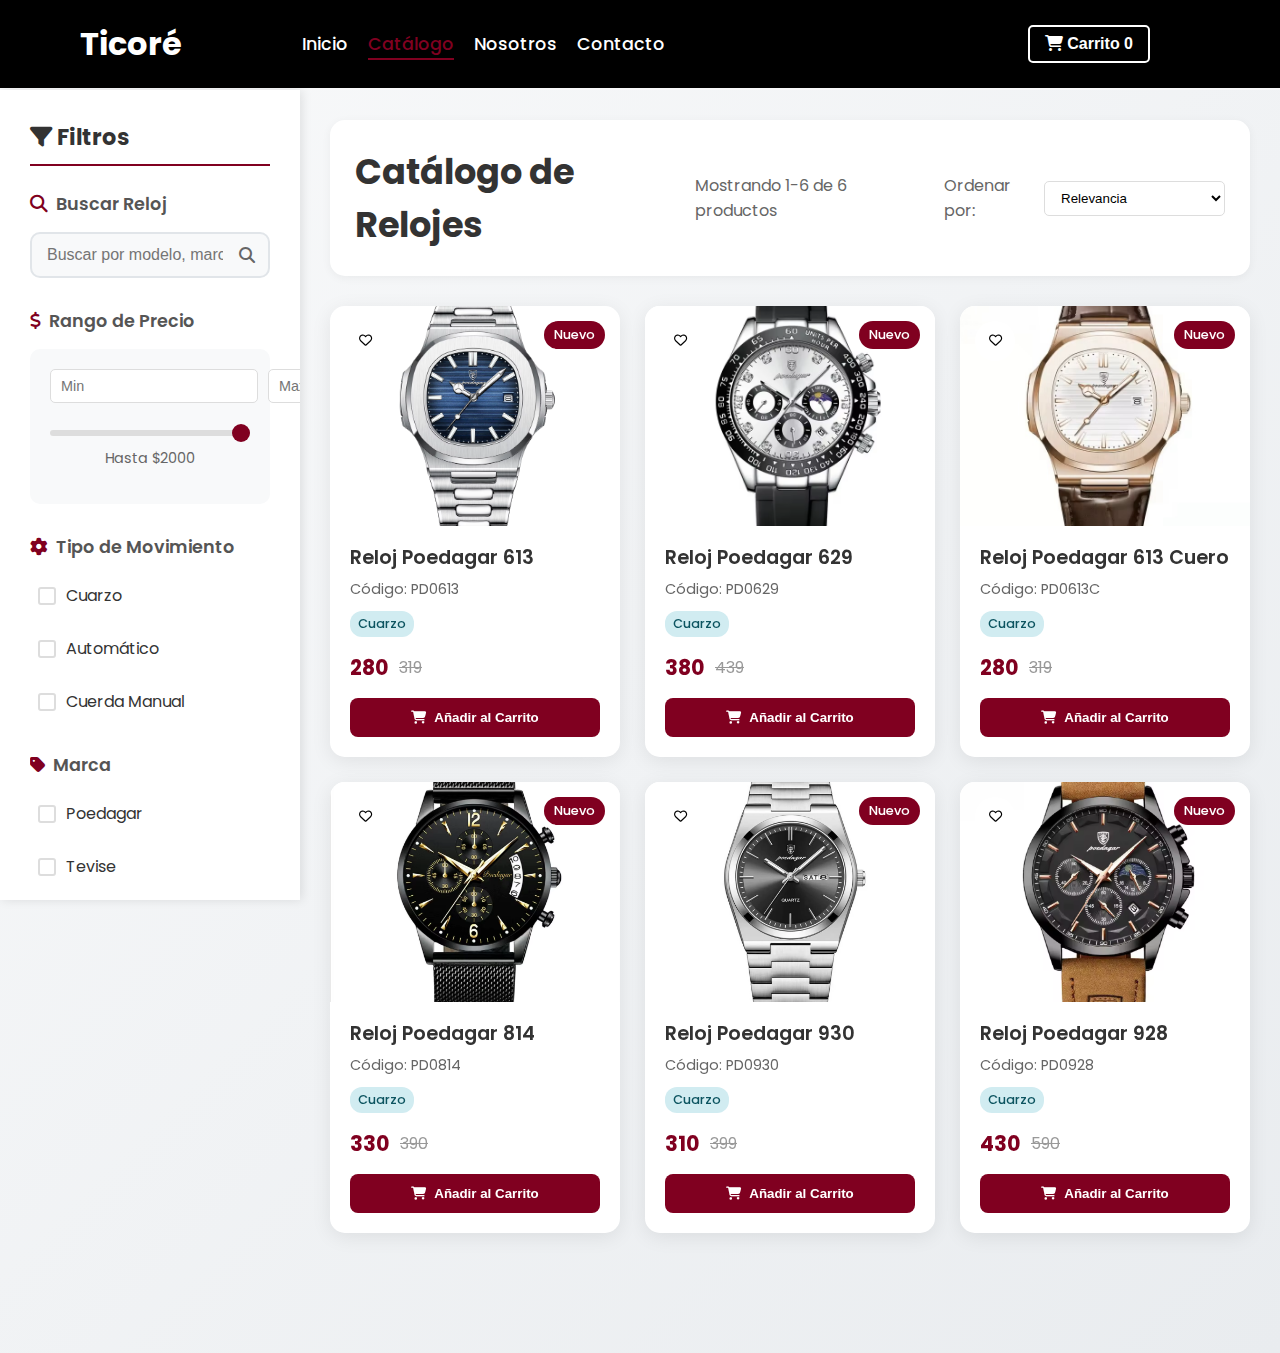
<file: index.html>
<!DOCTYPE html>
<html lang="es">
<head>
  <meta charset="UTF-8" />
  <meta name="viewport" content="width=device-width, initial-scale=1" />
  <title>Ticoré - Catálogo</title>

  <!-- Fuente Poppins -->
  <link href="https://fonts.googleapis.com/css2?family=Poppins:wght@300;400;500;600;700&display=swap" rel="stylesheet" />
  
  <!-- Font Awesome para iconos -->
  <link rel="stylesheet" href="https://cdnjs.cloudflare.com/ajax/libs/font-awesome/6.4.0/css/all.min.css" />

  <style>
    /* General Reset */
    * {
      margin: 0;
      padding: 0;
      box-sizing: border-box;
    }

    body, html {
      font-family: 'Poppins', sans-serif;
      background-color: #f8f9fa;
      color: #333;
    }

    /* Navbar Styles - Heredado del index */
    .navbar {
      position: fixed;
      top: 0;
      left: 0;
      width: 100%;
      display: flex;
      justify-content: space-between;
      align-items: center;
      padding: 20px 30px;
      background-color: black;
      color: white;
      z-index: 1000;
      transition: transform 0.3s ease, opacity 0.3s ease;
      box-sizing: border-box;
    }

    .navbar.hidden {
      transform: translateY(-100%);
      opacity: 0;
      pointer-events: none;
    }

    .left-nav {
      display: flex;
      align-items: center;
    }

    .logo {
      font-size: 2em;
      font-weight: bold;
      color: white;
      margin-left: 50px;
      margin-right: 40px;
      cursor: pointer;
    }

    .nav-links {
      list-style: none;
      display: flex;
      margin: 0;
      padding: 0;
      margin-left: 70px;
    }

    .nav-links li {
      margin: 0 10px;
    }

    .nav-links a {
      position: relative;
      text-decoration: none;
      color: white;
      font-weight: 500;
      font-size: 1.1em;
      transition: color 0.3s ease;
    }

    .nav-links a::after {
      content: "";
      position: absolute;
      width: 0%;
      height: 2px;
      bottom: -4px;
      left: 0;
      background-color: #800020;
      transition: width 0.3s ease;
    }

    .nav-links a:hover {
      color: #001f3f;
    }

    .nav-links a:hover::after {
      width: 100%;
    }

    .nav-links a.active {
      color: #800020;
    }

    .nav-links a.active::after {
      width: 100%;
    }

    .right-nav button {
      background: none;
      border: 2px solid white;
      color: white;
      font-weight: 600;
      font-size: 1em;
      padding: 8px 15px;
      margin-left: -100px;
      margin-right: 100px;
      cursor: pointer;
      border-radius: 5px;
      transition: all 0.3s ease;
      position: relative;
      overflow: hidden;
    }

    .right-nav button:hover {
      background-color: #800020;
      border-color: #800020;
      color: white;
    }

    /* Main Content */
    .catalog-container {
      margin-top: 90px;
      min-height: 100vh;
      display: flex;
      background: linear-gradient(135deg, #f8f9fa 0%, #e9ecef 100%);
    }

    /* Sidebar con filtros */
    .sidebar {
      width: 300px;
      background: white;
      padding: 30px;
      box-shadow: 2px 0 10px rgba(0,0,0,0.1);
      position: sticky;
      top: 90px;
      height: fit-content;
      max-height: calc(100vh - 90px);
      overflow-y: auto;
    }

    .sidebar h3 {
      font-weight: 700;
      font-size: 1.4rem;
      color: #333;
      margin-bottom: 25px;
      padding-bottom: 10px;
      border-bottom: 2px solid #800020;
    }

    /* Barra de búsqueda principal */
    .search-section {
      margin-bottom: 30px;
    }

    .search-box {
      position: relative;
      width: 100%;
    }

    .search-box input {
      width: 100%;
      padding: 12px 45px 12px 15px;
      border: 2px solid #e1e5e9;
      border-radius: 10px;
      font-size: 1rem;
      transition: all 0.3s ease;
      background: #f8f9fa;
    }

    .search-box input:focus {
      outline: none;
      border-color: #800020;
      background: white;
      box-shadow: 0 0 0 3px rgba(128, 0, 32, 0.1);
    }

    .search-box i {
      position: absolute;
      right: 15px;
      top: 50%;
      transform: translateY(-50%);
      color: #666;
    }

    /* Sección de filtros */
    .filter-section {
      margin-bottom: 30px;
    }

    .filter-title {
      font-weight: 600;
      font-size: 1.1rem;
      color: #555;
      margin-bottom: 15px;
      display: flex;
      align-items: center;
      gap: 8px;
    }

    .filter-title i {
      color: #800020;
    }

    /* Filtro de precio */
    .price-filter {
      background: #f8f9fa;
      padding: 20px;
      border-radius: 10px;
      margin-bottom: 15px;
    }

    .price-range {
      display: flex;
      gap: 10px;
      margin-bottom: 15px;
    }

    .price-input {
      flex: 1;
      padding: 8px 10px;
      border: 1px solid #ddd;
      border-radius: 5px;
      font-size: 0.9rem;
    }

    .price-slider {
      margin: 15px 0;
    }

    .price-slider input[type="range"] {
      width: 100%;
      height: 6px;
      border-radius: 3px;
      background: #ddd;
      outline: none;
      -webkit-appearance: none;
    }

    .price-slider input[type="range"]::-webkit-slider-thumb {
      appearance: none;
      width: 18px;
      height: 18px;
      border-radius: 50%;
      background: #800020;
      cursor: pointer;
    }

    /* Checkboxes personalizados */
    .filter-options {
      display: flex;
      flex-direction: column;
      gap: 12px;
    }

    .filter-option {
      display: flex;
      align-items: center;
      gap: 10px;
      cursor: pointer;
      padding: 8px;
      border-radius: 5px;
      transition: background 0.2s ease;
    }

    .filter-option:hover {
      background: #f1f3f4;
    }

    .filter-option input[type="checkbox"] {
      position: absolute;
      opacity: 0;
    }

    .checkmark {
      width: 18px;
      height: 18px;
      border: 2px solid #ddd;
      border-radius: 3px;
      position: relative;
      transition: all 0.2s ease;
    }

    .filter-option input:checked + .checkmark {
      background: #800020;
      border-color: #800020;
    }

    .checkmark::after {
      content: '';
      position: absolute;
      display: none;
      left: 5px;
      top: 2px;
      width: 4px;
      height: 8px;
      border: solid white;
      border-width: 0 2px 2px 0;
      transform: rotate(45deg);
    }

    .filter-option input:checked + .checkmark::after {
      display: block;
    }

    /* Botones de filtro */
    .filter-buttons {
      display: flex;
      gap: 10px;
      margin-top: 25px;
    }

    .btn-clear, .btn-apply {
      padding: 10px 20px;
      border: none;
      border-radius: 5px;
      cursor: pointer;
      font-weight: 500;
      transition: all 0.3s ease;
      flex: 1;
    }

    .btn-clear {
      background: #6c757d;
      color: white;
    }

    .btn-clear:hover {
      background: #5a6268;
    }

    .btn-apply {
      background: #800020;
      color: white;
    }

    .btn-apply:hover {
      background: #a00028;
    }

    /* Área de productos */
    .products-area {
      flex: 1;
      padding: 30px;
    }

    /* Header del catálogo */
    .catalog-header {
      display: flex;
      justify-content: space-between;
      align-items: center;
      margin-bottom: 30px;
      background: white;
      padding: 25px;
      border-radius: 15px;
      box-shadow: 0 2px 10px rgba(0,0,0,0.05);
    }

    .catalog-title {
      font-weight: 700;
      font-size: 2.2rem;
      color: #333;
      margin: 0;
    }

    .results-info {
      display: flex;
      align-items: center;
      gap: 20px;
      color: #666;
    }

    .sort-section {
      display: flex;
      align-items: center;
      gap: 10px;
    }

    .sort-select {
      padding: 8px 12px;
      border: 1px solid #ddd;
      border-radius: 5px;
      background: white;
      cursor: pointer;
    }

    /* Grid de productos */
    .products-grid {
      display: grid;
      grid-template-columns: repeat(auto-fill, minmax(280px, 1fr));
      gap: 25px;
      margin-bottom: 50px;
    }

    .product-card {
      background: white;
      border-radius: 15px;
      overflow: hidden;
      box-shadow: 0 4px 20px rgba(0,0,0,0.08);
      transition: all 0.3s cubic-bezier(0.25, 0.46, 0.45, 0.94);
      cursor: pointer;
      position: relative;
    }

    .product-card:hover {
      transform: translateY(-8px);
      box-shadow: 0 15px 40px rgba(0,0,0,0.15);
    }

    .product-image {
      position: relative;
      height: 220px;
      overflow: hidden;
    }

    .product-image img {
      width: 100%;
      height: 100%;
      object-fit: cover;
      transition: transform 0.3s ease;
    }

    .product-card:hover .product-image img {
      transform: scale(1.1);
    }

    .product-badge {
      position: absolute;
      top: 15px;
      right: 15px;
      background: #800020;
      color: white;
      padding: 5px 10px;
      border-radius: 15px;
      font-size: 0.8rem;
      font-weight: 500;
    }

    .favorite-btn {
      position: absolute;
      top: 15px;
      left: 15px;
      background: rgba(255,255,255,0.9);
      border: none;
      border-radius: 50%;
      width: 40px;
      height: 40px;
      cursor: pointer;
      transition: all 0.2s ease;
      display: flex;
      align-items: center;
      justify-content: center;
    }

    .favorite-btn:hover {
      background: white;
      transform: scale(1.1);
    }

    .favorite-btn.active {
      background: #800020;
      color: white;
    }

    .product-info {
      padding: 20px;
    }

    .product-title {
      font-weight: 600;
      font-size: 1.2rem;
      color: #333;
      margin-bottom: 8px;
      line-height: 1.3;
    }

    .product-code {
      color: #666;
      font-size: 0.9rem;
      margin-bottom: 10px;
    }

    .product-type {
      display: inline-block;
      background: #e9ecef;
      color: #495057;
      padding: 4px 8px;
      border-radius: 12px;
      font-size: 0.8rem;
      font-weight: 500;
      margin-bottom: 15px;
    }

    .product-type.cuarzo {
      background: #d1ecf1;
      color: #0c5460;
    }

    .product-type.automatico {
      background: #f8d7da;
      color: #721c24;
    }

    .product-price {
      display: flex;
      align-items: center;
      gap: 10px;
      margin-bottom: 15px;
    }

    .price-current {
      font-weight: 700;
      font-size: 1.3rem;
      color: #800020;
    }

    .price-original {
      text-decoration: line-through;
      color: #999;
      font-size: 1rem;
    }

    .add-to-cart {
      width: 100%;
      padding: 12px;
      background: #800020;
      color: white;
      border: none;
      border-radius: 8px;
      font-weight: 600;
      cursor: pointer;
      transition: all 0.3s ease;
      display: flex;
      align-items: center;
      justify-content: center;
      gap: 8px;
    }

    .add-to-cart:hover {
      background: #a00028;
      transform: translateY(-2px);
    }

    /* Paginación */
    .pagination {
      display: flex;
      justify-content: center;
      align-items: center;
      gap: 10px;
      margin: 40px 0;
    }

    .pagination button {
      padding: 10px 15px;
      border: 1px solid #ddd;
      background: white;
      color: #333;
      border-radius: 5px;
      cursor: pointer;
      transition: all 0.2s ease;
    }

    .pagination button:hover:not(.disabled) {
      background: #800020;
      color: white;
      border-color: #800020;
    }

    .pagination button.active {
      background: #800020;
      color: white;
      border-color: #800020;
    }

    .pagination button.disabled {
      opacity: 0.5;
      cursor: not-allowed;
    }

    /* No results */
    .no-results {
      text-align: center;
      padding: 60px 20px;
      background: white;
      border-radius: 15px;
      box-shadow: 0 2px 10px rgba(0,0,0,0.05);
    }

    .no-results i {
      font-size: 4rem;
      color: #ddd;
      margin-bottom: 20px;
    }

    .no-results h3 {
      color: #666;
      margin-bottom: 10px;
    }

    .no-results p {
      color: #999;
    }

    /* Responsive */
    @media (max-width: 1200px) {
      .catalog-container {
        flex-direction: column;
      }
      
      .sidebar {
        width: 100%;
        position: relative;
        top: 0;
        max-height: none;
        border-bottom: 1px solid #eee;
      }
    }

    @media (max-width: 768px) {
      .catalog-header {
        flex-direction: column;
        gap: 20px;
        align-items: flex-start;
      }
      
      .results-info {
        width: 100%;
        justify-content: space-between;
      }
      
      .products-grid {
        grid-template-columns: repeat(auto-fill, minmax(250px, 1fr));
        gap: 20px;
      }
      
      .logo {
        margin-left: 20px;
        font-size: 1.6em;
      }
      
      .nav-links {
        margin-left: 15px;
      }
    }

    @media (max-width: 480px) {
      .products-area {
        padding: 15px;
      }
      
      .products-grid {
        grid-template-columns: 1fr;
      }
      
      .sidebar {
        padding: 20px;
      }
    }
  </style>
</head>
<body>

  <nav class="navbar">
    <div class="left-nav">
      <div class="logo" onclick="window.location.href='index.html'">Ticoré</div>
      <ul class="nav-links">
        <li><a href="index.html">Inicio</a></li>
        <li><a href="catalog.html" class="active">Catálogo</a></li>
        <li><a href="#">Nosotros</a></li>
        <li><a href="#">Contacto</a></li>
      </ul>
    </div>
    <div class="right-nav">
      <button class="btn-carrito">
        <i class="fas fa-shopping-cart"></i>
        Carrito <span id="cart-count">0</span>
      </button>
    </div>
  </nav>

  <div class="catalog-container">
    <!-- Sidebar con filtros -->
    <aside class="sidebar">
      <h3><i class="fas fa-filter"></i> Filtros</h3>
      
      <!-- Búsqueda específica -->
      <div class="search-section">
        <div class="filter-title">
          <i class="fas fa-search"></i>
          Buscar Reloj
        </div>
        <div class="search-box">
          <input type="text" id="product-search" placeholder="Buscar por modelo, marca..." />
          <i class="fas fa-search"></i>
        </div>
      </div>

      <!-- Filtro de precio -->
      <div class="filter-section">
        <div class="filter-title">
          <i class="fas fa-dollar-sign"></i>
          Rango de Precio
        </div>
        <div class="price-filter">
          <div class="price-range">
            <input type="number" class="price-input" id="min-price" placeholder="Min" min="0" />
            <input type="number" class="price-input" id="max-price" placeholder="Max" min="0" />
          </div>
          <div class="price-slider">
            <input type="range" id="price-range" min="0" max="2000" value="2000" />
            <div style="text-align: center; margin-top: 5px; font-size: 0.9rem; color: #666;">
              Hasta $<span id="price-display">2000</span>
            </div>
          </div>
        </div>
      </div>

      <!-- Tipo de movimiento -->
      <div class="filter-section">
        <div class="filter-title">
          <i class="fas fa-cog"></i>
          Tipo de Movimiento
        </div>
        <div class="filter-options">
          <label class="filter-option">
            <input type="checkbox" name="movement" value="cuarzo" />
            <span class="checkmark"></span>
            Cuarzo
          </label>
          <label class="filter-option">
            <input type="checkbox" name="movement" value="automatico" />
            <span class="checkmark"></span>
            Automático
          </label>
          <label class="filter-option">
            <input type="checkbox" name="movement" value="manual" />
            <span class="checkmark"></span>
            Cuerda Manual
          </label>
        </div>
      </div>

      <!-- Marca -->
      <div class="filter-section">
        <div class="filter-title">
          <i class="fas fa-tag"></i>
          Marca
        </div>
        <div class="filter-options">
          <label class="filter-option">
            <input type="checkbox" name="brand" value="poedagar" />
            <span class="checkmark"></span>
            Poedagar
          </label>
          <label class="filter-option">
            <input type="checkbox" name="brand" value="tevise" />
            <span class="checkmark"></span>
            Tevise
          </label>
          <label class="filter-option">
            <input type="checkbox" name="brand" value="forsining" />
            <span class="checkmark"></span>
            Forsining
          </label>
          <label class="filter-option">
            <input type="checkbox" name="brand" value="winner" />
            <span class="checkmark"></span>
            Winner
          </label>
        </div>
      </div>

      <!-- Material de la correa -->
      <div class="filter-section">
        <div class="filter-title">
          <i class="fas fa-link"></i>
          Material de Correa
        </div>
        <div class="filter-options">
          <label class="filter-option">
            <input type="checkbox" name="strap" value="cuero" />
            <span class="checkmark"></span>
            Cuero
          </label>
          <label class="filter-option">
            <input type="checkbox" name="strap" value="acero" />
            <span class="checkmark"></span>
            Acero Inoxidable
          </label>
          <label class="filter-option">
            <input type="checkbox" name="strap" value="silicona" />
            <span class="checkmark"></span>
            Silicona
          </label>
          <label class="filter-option">
            <input type="checkbox" name="strap" value="nylon" />
            <span class="checkmark"></span>
            Nylon
          </label>
        </div>
      </div>

      <!-- Disponibilidad -->
      <div class="filter-section">
        <div class="filter-title">
          <i class="fas fa-box"></i>
          Disponibilidad
        </div>
        <div class="filter-options">
          <label class="filter-option">
            <input type="checkbox" name="availability" value="in-stock" checked />
            <span class="checkmark"></span>
            En Stock
          </label>
          <label class="filter-option">
            <input type="checkbox" name="availability" value="pre-order" />
            <span class="checkmark"></span>
            Pre-orden
          </label>
        </div>
      </div>

      <div class="filter-buttons">
        <button class="btn-clear" onclick="clearFilters()">Limpiar</button>
        <button class="btn-apply" onclick="applyFilters()">Aplicar</button>
      </div>
    </aside>

    <!-- Área de productos -->
    <main class="products-area">
      <div class="catalog-header">
        <h1 class="catalog-title">Catálogo de Relojes</h1>
        <div class="results-info">
          <span id="results-count">Mostrando 24 de 156 productos</span>
          <div class="sort-section">
            <label>Ordenar por:</label>
            <select class="sort-select" id="sort-options">
              <option value="relevance">Relevancia</option>
              <option value="price-low">Precio: Menor a Mayor</option>
              <option value="price-high">Precio: Mayor a Menor</option>
              <option value="newest">Más Nuevos</option>
              <option value="popular">Más Populares</option>
            </select>
          </div>
        </div>
      </div>

      <div class="products-grid" id="products-grid">
        <!-- Los productos se cargarán dinámicamente -->
      </div>

      <div class="pagination" id="pagination">
        <!-- La paginación se generará dinámicamente -->
      </div>
    </main>
  </div>

  <script>
    // Base de datos simulada de productos
    const products = [
      {
        id: 1,
        title: "Reloj Poedagar 613",
        code: "PD0613",
        price: 280,
        originalPrice: 319,
        image: "images/613/vendido1.png",
        type: "cuarzo",
        brand: "poedagar",
        strap: "acero",
        inStock: true,
        isNew: true,
        description: "Elegante reloj de cuarzo con correa de acero inoxidable"
      },
      {
        id: 2,
        title: "Reloj Poedagar 629",
        code: "PD0629",
        price: 380,
        originalPrice: 439,
        image: "images/629/629blanco.avif",
        type: "cuarzo",
        brand: "poedagar",
        strap: "silicona",
        inStock: true,
        isNew: true,
        description: "Reloj de cuarzo elegante con manilla de silicona"
      },
      {
        id: 3,
        title: "Reloj Poedagar 613 Cuero",
        code: "PD0613C",
        price: 280,
        originalPrice: 319,
        image: "images/613C/613cblanco.jpg",
        type: "cuarzo",
        brand: "poedagar",
        strap: "cuero",
        inStock: true,
        isNew: true,
        description: "Diseño clásico con acabados de lujo"
      },
      {
        id: 4,
        title: "Reloj Poedagar 814",
        code: "PD0814",
        price: 330,
        originalPrice: 390,
        image: "images/814/814negro.avif",
        type: "cuarzo",
        brand: "poedagar",
        strap: "acero",
        inStock: true,
        isNew: true,
        description: "Reloj elegante con manilla de acero mallada"
      },
      {
        id: 5,
        title: "Reloj Poedagar 930",
        code: "PD0930",
        price: 310,
        originalPrice: 399,
        image: "images/930/930negro.webp",
        type: "cuarzo",
        brand: "poedagar",
        strap: "acero",
        inStock: true,
        isNew: true,
        description: "Reloj elegante con dia y fecha con manilla de acero"
      },
      {
        id: 6,
        title: "Reloj Poedagar 928",
        code: "PD0928",
        price: 430,
        originalPrice: 590,
        image: "images/928/928negro.png",
        type: "cuarzo",
        brand: "poedagar",
        strap: "cuero",
        inStock: true,
        isNew: true,
        description: "Reloj de cuarzo elegante con manilla de cuero"
      },
    ];

    

    let filteredProducts = [...products];
    let currentPage = 1;
    const productsPerPage = 12;
    let cart = [];

    // Inicializar página
    document.addEventListener('DOMContentLoaded', () => {
      initializePage();
    });

    function initializePage() {
      setupEventListeners();
      displayProducts();
      updatePagination();
      updateCartCount();
    }

    function setupEventListeners() {
      // Búsqueda
      document.getElementById('product-search').addEventListener('input', filterProducts);
      
      // Slider de precio
      const priceRange = document.getElementById('price-range');
      const priceDisplay = document.getElementById('price-display');
      
      priceRange.addEventListener('input', (e) => {
        priceDisplay.textContent = e.target.value;
      });
      
      // Inputs de precio mínimo y máximo
      document.getElementById('min-price').addEventListener('input', filterProducts);
      document.getElementById('max-price').addEventListener('input', filterProducts);
      
      // Ordenamiento
      document.getElementById('sort-options').addEventListener('change', sortProducts);
      
      // Navbar scroll effect
      let lastScrollTop = 0;
      const navbar = document.querySelector('.navbar');
      
      window.addEventListener('scroll', () => {
        const scrollTop = window.pageYOffset || document.documentElement.scrollTop;
        
        if (scrollTop > lastScrollTop && scrollTop > 100) {
          navbar.classList.add('hidden');
        } else if (scrollTop + window.innerHeight < document.body.scrollHeight) {
          navbar.classList.remove('hidden');
        }
        
        lastScrollTop = scrollTop <= 0 ? 0 : scrollTop;
      });
    }

    function filterProducts() {
      const searchTerm = document.getElementById('product-search').value.toLowerCase();
      const minPrice = parseInt(document.getElementById('min-price').value) || 0;
      const maxPrice = parseInt(document.getElementById('max-price').value) || 999999;
      const priceRange = parseInt(document.getElementById('price-range').value);
      
      // Obtener filtros seleccionados
      const selectedMovements = getSelectedValues('movement');
      const selectedBrands = getSelectedValues('brand');
      const selectedStraps = getSelectedValues('strap');
      const selectedAvailability = getSelectedValues('availability');
      
      filteredProducts = products.filter(product => {
        // Filtro de búsqueda
        const matchesSearch = product.title.toLowerCase().includes(searchTerm) ||
                            product.code.toLowerCase().includes(searchTerm) ||
                            product.brand.toLowerCase().includes(searchTerm);
        
        // Filtro de precio
        const matchesPrice = product.price >= minPrice && 
                           product.price <= maxPrice && 
                           product.price <= priceRange;
        
        // Filtros de categoría
        const matchesMovement = selectedMovements.length === 0 || selectedMovements.includes(product.type);
        const matchesBrand = selectedBrands.length === 0 || selectedBrands.includes(product.brand);
        const matchesStrap = selectedStraps.length === 0 || selectedStraps.includes(product.strap);
        
        // Filtro de disponibilidad
        const matchesAvailability = selectedAvailability.length === 0 || 
          (selectedAvailability.includes('in-stock') && product.inStock) ||
          (selectedAvailability.includes('pre-order') && !product.inStock);
        
        return matchesSearch && matchesPrice && matchesMovement && 
               matchesBrand && matchesStrap && matchesAvailability;
      });
      
      currentPage = 1;
      displayProducts();
      updatePagination();
    }

    function getSelectedValues(name) {
      return Array.from(document.querySelectorAll(`input[name="${name}"]:checked`))
                  .map(input => input.value);
    }

    function sortProducts() {
      const sortBy = document.getElementById('sort-options').value;
      
      switch(sortBy) {
        case 'price-low':
          filteredProducts.sort((a, b) => a.price - b.price);
          break;
        case 'price-high':
          filteredProducts.sort((a, b) => b.price - a.price);
          break;
        case 'newest':
          filteredProducts.sort((a, b) => b.isNew - a.isNew);
          break;
        case 'popular':
          // Simulamos popularidad por ID (productos con ID menor son más populares)
          filteredProducts.sort((a, b) => a.id - b.id);
          break;
        default: // relevance
          filteredProducts.sort((a, b) => a.id - b.id);
      }
      
      displayProducts();
    }

    function displayProducts() {
      const grid = document.getElementById('products-grid');
      const startIndex = (currentPage - 1) * productsPerPage;
      const endIndex = startIndex + productsPerPage;
      const productsToShow = filteredProducts.slice(startIndex, endIndex);
      
      if (productsToShow.length === 0) {
        grid.innerHTML = `
          <div class="no-results" style="grid-column: 1 / -1;">
            <i class="fas fa-search"></i>
            <h3>No se encontraron productos</h3>
            <p>Intenta ajustar tus filtros de búsqueda</p>
          </div>
        `;
      } else {
        grid.innerHTML = productsToShow.map(product => `
          <div class="product-card" data-id="${product.id}">
            <div class="product-image">
              <img src="${product.image}" alt="${product.title}" 
                   onerror="this.src='https://via.placeholder.com/280x220/f8f9fa/666?text=Imagen+no+disponible'" />
              ${product.isNew ? '<span class="product-badge">Nuevo</span>' : ''}
              ${!product.inStock ? '<span class="product-badge" style="background: #dc3545;">Agotado</span>' : ''}
              <button class="favorite-btn" onclick="toggleFavorite(${product.id})" title="Añadir a favoritos">
                <i class="far fa-heart"></i>
              </button>
            </div>
            <div class="product-info">
              <h3 class="product-title">${product.title}</h3>
              <p class="product-code">Código: ${product.code}</p>
              <span class="product-type ${product.type}">${capitalizeFirst(product.type)}</span>
              <div class="product-price">
                <span class="price-current">${product.price}</span>
                ${product.originalPrice ? `<span class="price-original">${product.originalPrice}</span>` : ''}
              </div>
              <button class="add-to-cart" onclick="addToCart(${product.id})" ${!product.inStock ? 'disabled style="opacity: 0.5; cursor: not-allowed;"' : ''}>
                <i class="fas fa-shopping-cart"></i>
                ${product.inStock ? 'Añadir al Carrito' : 'No Disponible'}
              </button>
            </div>
          </div>
        `).join('');
      }
      
      updateResultsCount();
      
      // Animación de entrada
      const cards = document.querySelectorAll('.product-card');
      cards.forEach((card, index) => {
        card.style.opacity = '0';
        card.style.transform = 'translateY(20px)';
        setTimeout(() => {
          card.style.transition = 'all 0.4s ease';
          card.style.opacity = '1';
          card.style.transform = 'translateY(0)';
        }, index * 50);
      });
    }

    function updateResultsCount() {
      const resultsCount = document.getElementById('results-count');
      const startIndex = (currentPage - 1) * productsPerPage + 1;
      const endIndex = Math.min(currentPage * productsPerPage, filteredProducts.length);
      
      if (filteredProducts.length === 0) {
        resultsCount.textContent = 'No se encontraron productos';
      } else {
        resultsCount.textContent = `Mostrando ${startIndex}-${endIndex} de ${filteredProducts.length} productos`;
      }
    }

    function updatePagination() {
      const pagination = document.getElementById('pagination');
      const totalPages = Math.ceil(filteredProducts.length / productsPerPage);
      
      if (totalPages <= 1) {
        pagination.innerHTML = '';
        return;
      }
      
      let paginationHTML = '';
      
      // Botón anterior
      paginationHTML += `
        <button onclick="changePage(${currentPage - 1})" ${currentPage === 1 ? 'class="disabled"' : ''}>
          <i class="fas fa-chevron-left"></i>
        </button>
      `;
      
      // Páginas
      for (let i = 1; i <= totalPages; i++) {
        if (i === 1 || i === totalPages || (i >= currentPage - 2 && i <= currentPage + 2)) {
          paginationHTML += `
            <button onclick="changePage(${i})" ${i === currentPage ? 'class="active"' : ''}>
              ${i}
            </button>
          `;
        } else if (i === currentPage - 3 || i === currentPage + 3) {
          paginationHTML += '<span>...</span>';
        }
      }
      
      // Botón siguiente
      paginationHTML += `
        <button onclick="changePage(${currentPage + 1})" ${currentPage === totalPages ? 'class="disabled"' : ''}>
          <i class="fas fa-chevron-right"></i>
        </button>
      `;
      
      pagination.innerHTML = paginationHTML;
    }

    function changePage(page) {
      const totalPages = Math.ceil(filteredProducts.length / productsPerPage);
      if (page < 1 || page > totalPages) return;
      
      currentPage = page;
      displayProducts();
      updatePagination();
      
      // Scroll suave hacia arriba
      document.querySelector('.catalog-header').scrollIntoView({ 
        behavior: 'smooth' 
      });
    }

    function addToCart(productId) {
      const product = products.find(p => p.id === productId);
      if (!product || !product.inStock) return;
      
      const existingItem = cart.find(item => item.id === productId);
      if (existingItem) {
        existingItem.quantity += 1;
      } else {
        cart.push({ ...product, quantity: 1 });
      }
      
      updateCartCount();
      showNotification(`${product.title} añadido al carrito`, 'success');
    }

    function toggleFavorite(productId) {
      const btn = document.querySelector(`[data-id="${productId}"] .favorite-btn`);
      const icon = btn.querySelector('i');
      
      btn.classList.toggle('active');
      if (btn.classList.contains('active')) {
        icon.className = 'fas fa-heart';
        showNotification('Añadido a favoritos', 'success');
      } else {
        icon.className = 'far fa-heart';
        showNotification('Removido de favoritos', 'info');
      }
    }

    function updateCartCount() {
      const totalItems = cart.reduce((sum, item) => sum + item.quantity, 0);
      document.getElementById('cart-count').textContent = totalItems;
    }

    function showNotification(message, type = 'info') {
      // Crear notificación toast
      const notification = document.createElement('div');
      notification.style.cssText = `
        position: fixed;
        top: 20px;
        right: 20px;
        background: ${type === 'success' ? '#28a745' : type === 'error' ? '#dc3545' : '#007bff'};
        color: white;
        padding: 15px 20px;
        border-radius: 5px;
        z-index: 10000;
        opacity: 0;
        transform: translateX(100%);
        transition: all 0.3s ease;
        box-shadow: 0 4px 12px rgba(0,0,0,0.2);
      `;
      notification.textContent = message;
      document.body.appendChild(notification);
      
      // Animación de entrada
      setTimeout(() => {
        notification.style.opacity = '1';
        notification.style.transform = 'translateX(0)';
      }, 10);
      
      // Remover después de 3 segundos
      setTimeout(() => {
        notification.style.opacity = '0';
        notification.style.transform = 'translateX(100%)';
        setTimeout(() => notification.remove(), 300);
      }, 3000);
    }

    function clearFilters() {
      // Limpiar inputs
      document.getElementById('product-search').value = '';
      document.getElementById('min-price').value = '';
      document.getElementById('max-price').value = '';
      document.getElementById('price-range').value = '2000';
      document.getElementById('price-display').textContent = '2000';
      
      // Limpiar checkboxes
      document.querySelectorAll('input[type="checkbox"]').forEach(checkbox => {
        checkbox.checked = checkbox.name === 'availability' && checkbox.value === 'in-stock';
      });
      
      // Resetear ordenamiento
      document.getElementById('sort-options').value = 'relevance';
      
      // Aplicar filtros
      filterProducts();
      showNotification('Filtros limpiados', 'info');
    }

    function applyFilters() {
      filterProducts();
      showNotification('Filtros aplicados', 'success');
    }

    function capitalizeFirst(str) {
      return str.charAt(0).toUpperCase() + str.slice(1);
    }
  </script>
</body>
</html>
</file>
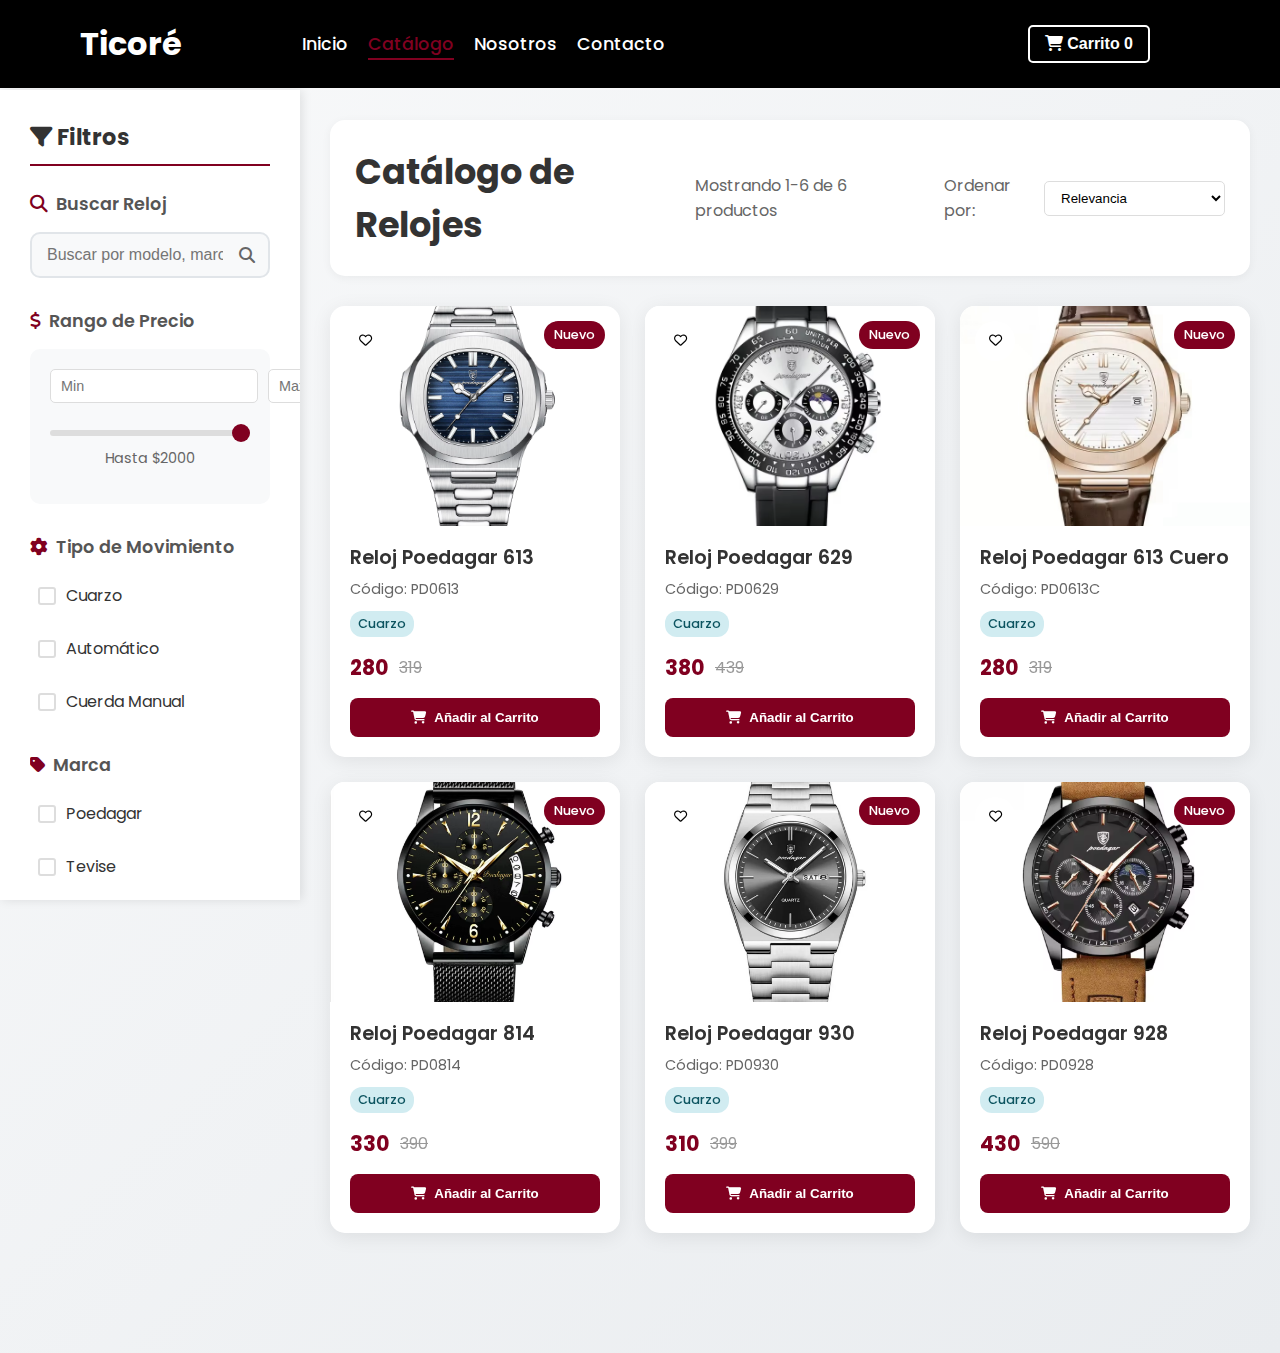
<file: catalog.html>
<!DOCTYPE html>
<html lang="es">
<head>
  <meta charset="UTF-8" />
  <meta name="viewport" content="width=device-width, initial-scale=1" />
  <title>Ticoré - Catálogo</title>

  <!-- Fuente Poppins -->
  <link href="https://fonts.googleapis.com/css2?family=Poppins:wght@300;400;500;600;700&display=swap" rel="stylesheet" />
  
  <!-- Font Awesome para iconos -->
  <link rel="stylesheet" href="https://cdnjs.cloudflare.com/ajax/libs/font-awesome/6.4.0/css/all.min.css" />

  <style>
    /* General Reset */
    * {
      margin: 0;
      padding: 0;
      box-sizing: border-box;
    }

    body, html {
      font-family: 'Poppins', sans-serif;
      background-color: #f8f9fa;
      color: #333;
    }

    /* Navbar Styles - Heredado del index */
    .navbar {
      position: fixed;
      top: 0;
      left: 0;
      width: 100%;
      display: flex;
      justify-content: space-between;
      align-items: center;
      padding: 20px 30px;
      background-color: black;
      color: white;
      z-index: 1000;
      transition: transform 0.3s ease, opacity 0.3s ease;
      box-sizing: border-box;
    }

    .navbar.hidden {
      transform: translateY(-100%);
      opacity: 0;
      pointer-events: none;
    }

    .left-nav {
      display: flex;
      align-items: center;
    }

    .logo {
      font-size: 2em;
      font-weight: bold;
      color: white;
      margin-left: 50px;
      margin-right: 40px;
      cursor: pointer;
    }

    .nav-links {
      list-style: none;
      display: flex;
      margin: 0;
      padding: 0;
      margin-left: 70px;
    }

    .nav-links li {
      margin: 0 10px;
    }

    .nav-links a {
      position: relative;
      text-decoration: none;
      color: white;
      font-weight: 500;
      font-size: 1.1em;
      transition: color 0.3s ease;
    }

    .nav-links a::after {
      content: "";
      position: absolute;
      width: 0%;
      height: 2px;
      bottom: -4px;
      left: 0;
      background-color: #800020;
      transition: width 0.3s ease;
    }

    .nav-links a:hover {
      color: #001f3f;
    }

    .nav-links a:hover::after {
      width: 100%;
    }

    .nav-links a.active {
      color: #800020;
    }

    .nav-links a.active::after {
      width: 100%;
    }

    .right-nav button {
      background: none;
      border: 2px solid white;
      color: white;
      font-weight: 600;
      font-size: 1em;
      padding: 8px 15px;
      margin-left: -100px;
      margin-right: 100px;
      cursor: pointer;
      border-radius: 5px;
      transition: all 0.3s ease;
      position: relative;
      overflow: hidden;
    }

    .right-nav button:hover {
      background-color: #800020;
      border-color: #800020;
      color: white;
    }

    /* Main Content */
    .catalog-container {
      margin-top: 90px;
      min-height: 100vh;
      display: flex;
      background: linear-gradient(135deg, #f8f9fa 0%, #e9ecef 100%);
    }

    /* Sidebar con filtros */
    .sidebar {
      width: 300px;
      background: white;
      padding: 30px;
      box-shadow: 2px 0 10px rgba(0,0,0,0.1);
      position: sticky;
      top: 90px;
      height: fit-content;
      max-height: calc(100vh - 90px);
      overflow-y: auto;
    }

    .sidebar h3 {
      font-weight: 700;
      font-size: 1.4rem;
      color: #333;
      margin-bottom: 25px;
      padding-bottom: 10px;
      border-bottom: 2px solid #800020;
    }

    /* Barra de búsqueda principal */
    .search-section {
      margin-bottom: 30px;
    }

    .search-box {
      position: relative;
      width: 100%;
    }

    .search-box input {
      width: 100%;
      padding: 12px 45px 12px 15px;
      border: 2px solid #e1e5e9;
      border-radius: 10px;
      font-size: 1rem;
      transition: all 0.3s ease;
      background: #f8f9fa;
    }

    .search-box input:focus {
      outline: none;
      border-color: #800020;
      background: white;
      box-shadow: 0 0 0 3px rgba(128, 0, 32, 0.1);
    }

    .search-box i {
      position: absolute;
      right: 15px;
      top: 50%;
      transform: translateY(-50%);
      color: #666;
    }

    /* Sección de filtros */
    .filter-section {
      margin-bottom: 30px;
    }

    .filter-title {
      font-weight: 600;
      font-size: 1.1rem;
      color: #555;
      margin-bottom: 15px;
      display: flex;
      align-items: center;
      gap: 8px;
    }

    .filter-title i {
      color: #800020;
    }

    /* Filtro de precio */
    .price-filter {
      background: #f8f9fa;
      padding: 20px;
      border-radius: 10px;
      margin-bottom: 15px;
    }

    .price-range {
      display: flex;
      gap: 10px;
      margin-bottom: 15px;
    }

    .price-input {
      flex: 1;
      padding: 8px 10px;
      border: 1px solid #ddd;
      border-radius: 5px;
      font-size: 0.9rem;
    }

    .price-slider {
      margin: 15px 0;
    }

    .price-slider input[type="range"] {
      width: 100%;
      height: 6px;
      border-radius: 3px;
      background: #ddd;
      outline: none;
      -webkit-appearance: none;
    }

    .price-slider input[type="range"]::-webkit-slider-thumb {
      appearance: none;
      width: 18px;
      height: 18px;
      border-radius: 50%;
      background: #800020;
      cursor: pointer;
    }

    /* Checkboxes personalizados */
    .filter-options {
      display: flex;
      flex-direction: column;
      gap: 12px;
    }

    .filter-option {
      display: flex;
      align-items: center;
      gap: 10px;
      cursor: pointer;
      padding: 8px;
      border-radius: 5px;
      transition: background 0.2s ease;
    }

    .filter-option:hover {
      background: #f1f3f4;
    }

    .filter-option input[type="checkbox"] {
      position: absolute;
      opacity: 0;
    }

    .checkmark {
      width: 18px;
      height: 18px;
      border: 2px solid #ddd;
      border-radius: 3px;
      position: relative;
      transition: all 0.2s ease;
    }

    .filter-option input:checked + .checkmark {
      background: #800020;
      border-color: #800020;
    }

    .checkmark::after {
      content: '';
      position: absolute;
      display: none;
      left: 5px;
      top: 2px;
      width: 4px;
      height: 8px;
      border: solid white;
      border-width: 0 2px 2px 0;
      transform: rotate(45deg);
    }

    .filter-option input:checked + .checkmark::after {
      display: block;
    }

    /* Botones de filtro */
    .filter-buttons {
      display: flex;
      gap: 10px;
      margin-top: 25px;
    }

    .btn-clear, .btn-apply {
      padding: 10px 20px;
      border: none;
      border-radius: 5px;
      cursor: pointer;
      font-weight: 500;
      transition: all 0.3s ease;
      flex: 1;
    }

    .btn-clear {
      background: #6c757d;
      color: white;
    }

    .btn-clear:hover {
      background: #5a6268;
    }

    .btn-apply {
      background: #800020;
      color: white;
    }

    .btn-apply:hover {
      background: #a00028;
    }

    /* Área de productos */
    .products-area {
      flex: 1;
      padding: 30px;
    }

    /* Header del catálogo */
    .catalog-header {
      display: flex;
      justify-content: space-between;
      align-items: center;
      margin-bottom: 30px;
      background: white;
      padding: 25px;
      border-radius: 15px;
      box-shadow: 0 2px 10px rgba(0,0,0,0.05);
    }

    .catalog-title {
      font-weight: 700;
      font-size: 2.2rem;
      color: #333;
      margin: 0;
    }

    .results-info {
      display: flex;
      align-items: center;
      gap: 20px;
      color: #666;
    }

    .sort-section {
      display: flex;
      align-items: center;
      gap: 10px;
    }

    .sort-select {
      padding: 8px 12px;
      border: 1px solid #ddd;
      border-radius: 5px;
      background: white;
      cursor: pointer;
    }

    /* Grid de productos */
    .products-grid {
      display: grid;
      grid-template-columns: repeat(auto-fill, minmax(280px, 1fr));
      gap: 25px;
      margin-bottom: 50px;
    }

    .product-card {
      background: white;
      border-radius: 15px;
      overflow: hidden;
      box-shadow: 0 4px 20px rgba(0,0,0,0.08);
      transition: all 0.3s cubic-bezier(0.25, 0.46, 0.45, 0.94);
      cursor: pointer;
      position: relative;
    }

    .product-card:hover {
      transform: translateY(-8px);
      box-shadow: 0 15px 40px rgba(0,0,0,0.15);
    }

    .product-image {
      position: relative;
      height: 220px;
      overflow: hidden;
    }

    .product-image img {
      width: 100%;
      height: 100%;
      object-fit: cover;
      transition: transform 0.3s ease;
    }

    .product-card:hover .product-image img {
      transform: scale(1.1);
    }

    .product-badge {
      position: absolute;
      top: 15px;
      right: 15px;
      background: #800020;
      color: white;
      padding: 5px 10px;
      border-radius: 15px;
      font-size: 0.8rem;
      font-weight: 500;
    }

    .favorite-btn {
      position: absolute;
      top: 15px;
      left: 15px;
      background: rgba(255,255,255,0.9);
      border: none;
      border-radius: 50%;
      width: 40px;
      height: 40px;
      cursor: pointer;
      transition: all 0.2s ease;
      display: flex;
      align-items: center;
      justify-content: center;
    }

    .favorite-btn:hover {
      background: white;
      transform: scale(1.1);
    }

    .favorite-btn.active {
      background: #800020;
      color: white;
    }

    .product-info {
      padding: 20px;
    }

    .product-title {
      font-weight: 600;
      font-size: 1.2rem;
      color: #333;
      margin-bottom: 8px;
      line-height: 1.3;
    }

    .product-code {
      color: #666;
      font-size: 0.9rem;
      margin-bottom: 10px;
    }

    .product-type {
      display: inline-block;
      background: #e9ecef;
      color: #495057;
      padding: 4px 8px;
      border-radius: 12px;
      font-size: 0.8rem;
      font-weight: 500;
      margin-bottom: 15px;
    }

    .product-type.cuarzo {
      background: #d1ecf1;
      color: #0c5460;
    }

    .product-type.automatico {
      background: #f8d7da;
      color: #721c24;
    }

    .product-price {
      display: flex;
      align-items: center;
      gap: 10px;
      margin-bottom: 15px;
    }

    .price-current {
      font-weight: 700;
      font-size: 1.3rem;
      color: #800020;
    }

    .price-original {
      text-decoration: line-through;
      color: #999;
      font-size: 1rem;
    }

    .add-to-cart {
      width: 100%;
      padding: 12px;
      background: #800020;
      color: white;
      border: none;
      border-radius: 8px;
      font-weight: 600;
      cursor: pointer;
      transition: all 0.3s ease;
      display: flex;
      align-items: center;
      justify-content: center;
      gap: 8px;
    }

    .add-to-cart:hover {
      background: #a00028;
      transform: translateY(-2px);
    }

    /* Paginación */
    .pagination {
      display: flex;
      justify-content: center;
      align-items: center;
      gap: 10px;
      margin: 40px 0;
    }

    .pagination button {
      padding: 10px 15px;
      border: 1px solid #ddd;
      background: white;
      color: #333;
      border-radius: 5px;
      cursor: pointer;
      transition: all 0.2s ease;
    }

    .pagination button:hover:not(.disabled) {
      background: #800020;
      color: white;
      border-color: #800020;
    }

    .pagination button.active {
      background: #800020;
      color: white;
      border-color: #800020;
    }

    .pagination button.disabled {
      opacity: 0.5;
      cursor: not-allowed;
    }

    /* No results */
    .no-results {
      text-align: center;
      padding: 60px 20px;
      background: white;
      border-radius: 15px;
      box-shadow: 0 2px 10px rgba(0,0,0,0.05);
    }

    .no-results i {
      font-size: 4rem;
      color: #ddd;
      margin-bottom: 20px;
    }

    .no-results h3 {
      color: #666;
      margin-bottom: 10px;
    }

    .no-results p {
      color: #999;
    }

    /* Responsive */
    @media (max-width: 1200px) {
      .catalog-container {
        flex-direction: column;
      }
      
      .sidebar {
        width: 100%;
        position: relative;
        top: 0;
        max-height: none;
        border-bottom: 1px solid #eee;
      }
    }

    @media (max-width: 768px) {
      .catalog-header {
        flex-direction: column;
        gap: 20px;
        align-items: flex-start;
      }
      
      .results-info {
        width: 100%;
        justify-content: space-between;
      }
      
      .products-grid {
        grid-template-columns: repeat(auto-fill, minmax(250px, 1fr));
        gap: 20px;
      }
      
      .logo {
        margin-left: 20px;
        font-size: 1.6em;
      }
      
      .nav-links {
        margin-left: 15px;
      }
    }

    @media (max-width: 480px) {
      .products-area {
        padding: 15px;
      }
      
      .products-grid {
        grid-template-columns: 1fr;
      }
      
      .sidebar {
        padding: 20px;
      }
    }
  </style>
</head>
<body>

  <nav class="navbar">
    <div class="left-nav">
      <div class="logo" onclick="window.location.href='index.html'">Ticoré</div>
      <ul class="nav-links">
        <li><a href="index.html">Inicio</a></li>
        <li><a href="catalog.html" class="active">Catálogo</a></li>
        <li><a href="#">Nosotros</a></li>
        <li><a href="#">Contacto</a></li>
      </ul>
    </div>
    <div class="right-nav">
      <button class="btn-carrito">
        <i class="fas fa-shopping-cart"></i>
        Carrito <span id="cart-count">0</span>
      </button>
    </div>
  </nav>

  <div class="catalog-container">
    <!-- Sidebar con filtros -->
    <aside class="sidebar">
      <h3><i class="fas fa-filter"></i> Filtros</h3>
      
      <!-- Búsqueda específica -->
      <div class="search-section">
        <div class="filter-title">
          <i class="fas fa-search"></i>
          Buscar Reloj
        </div>
        <div class="search-box">
          <input type="text" id="product-search" placeholder="Buscar por modelo, marca..." />
          <i class="fas fa-search"></i>
        </div>
      </div>

      <!-- Filtro de precio -->
      <div class="filter-section">
        <div class="filter-title">
          <i class="fas fa-dollar-sign"></i>
          Rango de Precio
        </div>
        <div class="price-filter">
          <div class="price-range">
            <input type="number" class="price-input" id="min-price" placeholder="Min" min="0" />
            <input type="number" class="price-input" id="max-price" placeholder="Max" min="0" />
          </div>
          <div class="price-slider">
            <input type="range" id="price-range" min="0" max="2000" value="2000" />
            <div style="text-align: center; margin-top: 5px; font-size: 0.9rem; color: #666;">
              Hasta $<span id="price-display">2000</span>
            </div>
          </div>
        </div>
      </div>

      <!-- Tipo de movimiento -->
      <div class="filter-section">
        <div class="filter-title">
          <i class="fas fa-cog"></i>
          Tipo de Movimiento
        </div>
        <div class="filter-options">
          <label class="filter-option">
            <input type="checkbox" name="movement" value="cuarzo" />
            <span class="checkmark"></span>
            Cuarzo
          </label>
          <label class="filter-option">
            <input type="checkbox" name="movement" value="automatico" />
            <span class="checkmark"></span>
            Automático
          </label>
          <label class="filter-option">
            <input type="checkbox" name="movement" value="manual" />
            <span class="checkmark"></span>
            Cuerda Manual
          </label>
        </div>
      </div>

      <!-- Marca -->
      <div class="filter-section">
        <div class="filter-title">
          <i class="fas fa-tag"></i>
          Marca
        </div>
        <div class="filter-options">
          <label class="filter-option">
            <input type="checkbox" name="brand" value="poedagar" />
            <span class="checkmark"></span>
            Poedagar
          </label>
          <label class="filter-option">
            <input type="checkbox" name="brand" value="tevise" />
            <span class="checkmark"></span>
            Tevise
          </label>
          <label class="filter-option">
            <input type="checkbox" name="brand" value="forsining" />
            <span class="checkmark"></span>
            Forsining
          </label>
          <label class="filter-option">
            <input type="checkbox" name="brand" value="winner" />
            <span class="checkmark"></span>
            Winner
          </label>
        </div>
      </div>

      <!-- Material de la correa -->
      <div class="filter-section">
        <div class="filter-title">
          <i class="fas fa-link"></i>
          Material de Correa
        </div>
        <div class="filter-options">
          <label class="filter-option">
            <input type="checkbox" name="strap" value="cuero" />
            <span class="checkmark"></span>
            Cuero
          </label>
          <label class="filter-option">
            <input type="checkbox" name="strap" value="acero" />
            <span class="checkmark"></span>
            Acero Inoxidable
          </label>
          <label class="filter-option">
            <input type="checkbox" name="strap" value="silicona" />
            <span class="checkmark"></span>
            Silicona
          </label>
          <label class="filter-option">
            <input type="checkbox" name="strap" value="nylon" />
            <span class="checkmark"></span>
            Nylon
          </label>
        </div>
      </div>

      <!-- Disponibilidad -->
      <div class="filter-section">
        <div class="filter-title">
          <i class="fas fa-box"></i>
          Disponibilidad
        </div>
        <div class="filter-options">
          <label class="filter-option">
            <input type="checkbox" name="availability" value="in-stock" checked />
            <span class="checkmark"></span>
            En Stock
          </label>
          <label class="filter-option">
            <input type="checkbox" name="availability" value="pre-order" />
            <span class="checkmark"></span>
            Pre-orden
          </label>
        </div>
      </div>

      <div class="filter-buttons">
        <button class="btn-clear" onclick="clearFilters()">Limpiar</button>
        <button class="btn-apply" onclick="applyFilters()">Aplicar</button>
      </div>
    </aside>

    <!-- Área de productos -->
    <main class="products-area">
      <div class="catalog-header">
        <h1 class="catalog-title">Catálogo de Relojes</h1>
        <div class="results-info">
          <span id="results-count">Mostrando 24 de 156 productos</span>
          <div class="sort-section">
            <label>Ordenar por:</label>
            <select class="sort-select" id="sort-options">
              <option value="relevance">Relevancia</option>
              <option value="price-low">Precio: Menor a Mayor</option>
              <option value="price-high">Precio: Mayor a Menor</option>
              <option value="newest">Más Nuevos</option>
              <option value="popular">Más Populares</option>
            </select>
          </div>
        </div>
      </div>

      <div class="products-grid" id="products-grid">
        <!-- Los productos se cargarán dinámicamente -->
      </div>

      <div class="pagination" id="pagination">
        <!-- La paginación se generará dinámicamente -->
      </div>
    </main>
  </div>

  <script>
    // Base de datos simulada de productos
    const products = [
      {
        id: 1,
        title: "Reloj Poedagar 613",
        code: "PD0613",
        price: 280,
        originalPrice: 319,
        image: "images/613/vendido1.png",
        type: "cuarzo",
        brand: "poedagar",
        strap: "acero",
        inStock: true,
        isNew: true,
        description: "Elegante reloj de cuarzo con correa de acero inoxidable"
      },
      {
        id: 2,
        title: "Reloj Poedagar 629",
        code: "PD0629",
        price: 380,
        originalPrice: 439,
        image: "images/629/629blanco.avif",
        type: "cuarzo",
        brand: "poedagar",
        strap: "silicona",
        inStock: true,
        isNew: true,
        description: "Reloj de cuarzo elegante con manilla de silicona"
      },
      {
        id: 3,
        title: "Reloj Poedagar 613 Cuero",
        code: "PD0613C",
        price: 280,
        originalPrice: 319,
        image: "images/613C/613cblanco.jpg",
        type: "cuarzo",
        brand: "poedagar",
        strap: "cuero",
        inStock: true,
        isNew: true,
        description: "Diseño clásico con acabados de lujo"
      },
      {
        id: 4,
        title: "Reloj Poedagar 814",
        code: "PD0814",
        price: 330,
        originalPrice: 390,
        image: "images/814/814negro.avif",
        type: "cuarzo",
        brand: "poedagar",
        strap: "acero",
        inStock: true,
        isNew: true,
        description: "Reloj elegante con manilla de acero mallada"
      },
      {
        id: 5,
        title: "Reloj Poedagar 930",
        code: "PD0930",
        price: 310,
        originalPrice: 399,
        image: "images/930/930negro.webp",
        type: "cuarzo",
        brand: "poedagar",
        strap: "acero",
        inStock: true,
        isNew: true,
        description: "Reloj elegante con dia y fecha con manilla de acero"
      },
      {
        id: 6,
        title: "Reloj Poedagar 928",
        code: "PD0928",
        price: 430,
        originalPrice: 590,
        image: "images/928/928negro.png",
        type: "cuarzo",
        brand: "poedagar",
        strap: "cuero",
        inStock: true,
        isNew: true,
        description: "Reloj de cuarzo elegante con manilla de cuero"
      },
    ];

    

    let filteredProducts = [...products];
    let currentPage = 1;
    const productsPerPage = 12;
    let cart = [];

    // Inicializar página
    document.addEventListener('DOMContentLoaded', () => {
      initializePage();
    });

    function initializePage() {
      setupEventListeners();
      displayProducts();
      updatePagination();
      updateCartCount();
    }

    function setupEventListeners() {
      // Búsqueda
      document.getElementById('product-search').addEventListener('input', filterProducts);
      
      // Slider de precio
      const priceRange = document.getElementById('price-range');
      const priceDisplay = document.getElementById('price-display');
      
      priceRange.addEventListener('input', (e) => {
        priceDisplay.textContent = e.target.value;
      });
      
      // Inputs de precio mínimo y máximo
      document.getElementById('min-price').addEventListener('input', filterProducts);
      document.getElementById('max-price').addEventListener('input', filterProducts);
      
      // Ordenamiento
      document.getElementById('sort-options').addEventListener('change', sortProducts);
      
      // Navbar scroll effect
      let lastScrollTop = 0;
      const navbar = document.querySelector('.navbar');
      
      window.addEventListener('scroll', () => {
        const scrollTop = window.pageYOffset || document.documentElement.scrollTop;
        
        if (scrollTop > lastScrollTop && scrollTop > 100) {
          navbar.classList.add('hidden');
        } else if (scrollTop + window.innerHeight < document.body.scrollHeight) {
          navbar.classList.remove('hidden');
        }
        
        lastScrollTop = scrollTop <= 0 ? 0 : scrollTop;
      });
    }

    function filterProducts() {
      const searchTerm = document.getElementById('product-search').value.toLowerCase();
      const minPrice = parseInt(document.getElementById('min-price').value) || 0;
      const maxPrice = parseInt(document.getElementById('max-price').value) || 999999;
      const priceRange = parseInt(document.getElementById('price-range').value);
      
      // Obtener filtros seleccionados
      const selectedMovements = getSelectedValues('movement');
      const selectedBrands = getSelectedValues('brand');
      const selectedStraps = getSelectedValues('strap');
      const selectedAvailability = getSelectedValues('availability');
      
      filteredProducts = products.filter(product => {
        // Filtro de búsqueda
        const matchesSearch = product.title.toLowerCase().includes(searchTerm) ||
                            product.code.toLowerCase().includes(searchTerm) ||
                            product.brand.toLowerCase().includes(searchTerm);
        
        // Filtro de precio
        const matchesPrice = product.price >= minPrice && 
                           product.price <= maxPrice && 
                           product.price <= priceRange;
        
        // Filtros de categoría
        const matchesMovement = selectedMovements.length === 0 || selectedMovements.includes(product.type);
        const matchesBrand = selectedBrands.length === 0 || selectedBrands.includes(product.brand);
        const matchesStrap = selectedStraps.length === 0 || selectedStraps.includes(product.strap);
        
        // Filtro de disponibilidad
        const matchesAvailability = selectedAvailability.length === 0 || 
          (selectedAvailability.includes('in-stock') && product.inStock) ||
          (selectedAvailability.includes('pre-order') && !product.inStock);
        
        return matchesSearch && matchesPrice && matchesMovement && 
               matchesBrand && matchesStrap && matchesAvailability;
      });
      
      currentPage = 1;
      displayProducts();
      updatePagination();
    }

    function getSelectedValues(name) {
      return Array.from(document.querySelectorAll(`input[name="${name}"]:checked`))
                  .map(input => input.value);
    }

    function sortProducts() {
      const sortBy = document.getElementById('sort-options').value;
      
      switch(sortBy) {
        case 'price-low':
          filteredProducts.sort((a, b) => a.price - b.price);
          break;
        case 'price-high':
          filteredProducts.sort((a, b) => b.price - a.price);
          break;
        case 'newest':
          filteredProducts.sort((a, b) => b.isNew - a.isNew);
          break;
        case 'popular':
          // Simulamos popularidad por ID (productos con ID menor son más populares)
          filteredProducts.sort((a, b) => a.id - b.id);
          break;
        default: // relevance
          filteredProducts.sort((a, b) => a.id - b.id);
      }
      
      displayProducts();
    }

    function displayProducts() {
      const grid = document.getElementById('products-grid');
      const startIndex = (currentPage - 1) * productsPerPage;
      const endIndex = startIndex + productsPerPage;
      const productsToShow = filteredProducts.slice(startIndex, endIndex);
      
      if (productsToShow.length === 0) {
        grid.innerHTML = `
          <div class="no-results" style="grid-column: 1 / -1;">
            <i class="fas fa-search"></i>
            <h3>No se encontraron productos</h3>
            <p>Intenta ajustar tus filtros de búsqueda</p>
          </div>
        `;
      } else {
        grid.innerHTML = productsToShow.map(product => `
          <div class="product-card" data-id="${product.id}">
            <div class="product-image">
              <img src="${product.image}" alt="${product.title}" 
                   onerror="this.src='https://via.placeholder.com/280x220/f8f9fa/666?text=Imagen+no+disponible'" />
              ${product.isNew ? '<span class="product-badge">Nuevo</span>' : ''}
              ${!product.inStock ? '<span class="product-badge" style="background: #dc3545;">Agotado</span>' : ''}
              <button class="favorite-btn" onclick="toggleFavorite(${product.id})" title="Añadir a favoritos">
                <i class="far fa-heart"></i>
              </button>
            </div>
            <div class="product-info">
              <h3 class="product-title">${product.title}</h3>
              <p class="product-code">Código: ${product.code}</p>
              <span class="product-type ${product.type}">${capitalizeFirst(product.type)}</span>
              <div class="product-price">
                <span class="price-current">${product.price}</span>
                ${product.originalPrice ? `<span class="price-original">${product.originalPrice}</span>` : ''}
              </div>
              <button class="add-to-cart" onclick="addToCart(${product.id})" ${!product.inStock ? 'disabled style="opacity: 0.5; cursor: not-allowed;"' : ''}>
                <i class="fas fa-shopping-cart"></i>
                ${product.inStock ? 'Añadir al Carrito' : 'No Disponible'}
              </button>
            </div>
          </div>
        `).join('');
      }
      
      updateResultsCount();
      
      // Animación de entrada
      const cards = document.querySelectorAll('.product-card');
      cards.forEach((card, index) => {
        card.style.opacity = '0';
        card.style.transform = 'translateY(20px)';
        setTimeout(() => {
          card.style.transition = 'all 0.4s ease';
          card.style.opacity = '1';
          card.style.transform = 'translateY(0)';
        }, index * 50);
      });
    }

    function updateResultsCount() {
      const resultsCount = document.getElementById('results-count');
      const startIndex = (currentPage - 1) * productsPerPage + 1;
      const endIndex = Math.min(currentPage * productsPerPage, filteredProducts.length);
      
      if (filteredProducts.length === 0) {
        resultsCount.textContent = 'No se encontraron productos';
      } else {
        resultsCount.textContent = `Mostrando ${startIndex}-${endIndex} de ${filteredProducts.length} productos`;
      }
    }

    function updatePagination() {
      const pagination = document.getElementById('pagination');
      const totalPages = Math.ceil(filteredProducts.length / productsPerPage);
      
      if (totalPages <= 1) {
        pagination.innerHTML = '';
        return;
      }
      
      let paginationHTML = '';
      
      // Botón anterior
      paginationHTML += `
        <button onclick="changePage(${currentPage - 1})" ${currentPage === 1 ? 'class="disabled"' : ''}>
          <i class="fas fa-chevron-left"></i>
        </button>
      `;
      
      // Páginas
      for (let i = 1; i <= totalPages; i++) {
        if (i === 1 || i === totalPages || (i >= currentPage - 2 && i <= currentPage + 2)) {
          paginationHTML += `
            <button onclick="changePage(${i})" ${i === currentPage ? 'class="active"' : ''}>
              ${i}
            </button>
          `;
        } else if (i === currentPage - 3 || i === currentPage + 3) {
          paginationHTML += '<span>...</span>';
        }
      }
      
      // Botón siguiente
      paginationHTML += `
        <button onclick="changePage(${currentPage + 1})" ${currentPage === totalPages ? 'class="disabled"' : ''}>
          <i class="fas fa-chevron-right"></i>
        </button>
      `;
      
      pagination.innerHTML = paginationHTML;
    }

    function changePage(page) {
      const totalPages = Math.ceil(filteredProducts.length / productsPerPage);
      if (page < 1 || page > totalPages) return;
      
      currentPage = page;
      displayProducts();
      updatePagination();
      
      // Scroll suave hacia arriba
      document.querySelector('.catalog-header').scrollIntoView({ 
        behavior: 'smooth' 
      });
    }

    function addToCart(productId) {
      const product = products.find(p => p.id === productId);
      if (!product || !product.inStock) return;
      
      const existingItem = cart.find(item => item.id === productId);
      if (existingItem) {
        existingItem.quantity += 1;
      } else {
        cart.push({ ...product, quantity: 1 });
      }
      
      updateCartCount();
      showNotification(`${product.title} añadido al carrito`, 'success');
    }

    function toggleFavorite(productId) {
      const btn = document.querySelector(`[data-id="${productId}"] .favorite-btn`);
      const icon = btn.querySelector('i');
      
      btn.classList.toggle('active');
      if (btn.classList.contains('active')) {
        icon.className = 'fas fa-heart';
        showNotification('Añadido a favoritos', 'success');
      } else {
        icon.className = 'far fa-heart';
        showNotification('Removido de favoritos', 'info');
      }
    }

    function updateCartCount() {
      const totalItems = cart.reduce((sum, item) => sum + item.quantity, 0);
      document.getElementById('cart-count').textContent = totalItems;
    }

    function showNotification(message, type = 'info') {
      // Crear notificación toast
      const notification = document.createElement('div');
      notification.style.cssText = `
        position: fixed;
        top: 20px;
        right: 20px;
        background: ${type === 'success' ? '#28a745' : type === 'error' ? '#dc3545' : '#007bff'};
        color: white;
        padding: 15px 20px;
        border-radius: 5px;
        z-index: 10000;
        opacity: 0;
        transform: translateX(100%);
        transition: all 0.3s ease;
        box-shadow: 0 4px 12px rgba(0,0,0,0.2);
      `;
      notification.textContent = message;
      document.body.appendChild(notification);
      
      // Animación de entrada
      setTimeout(() => {
        notification.style.opacity = '1';
        notification.style.transform = 'translateX(0)';
      }, 10);
      
      // Remover después de 3 segundos
      setTimeout(() => {
        notification.style.opacity = '0';
        notification.style.transform = 'translateX(100%)';
        setTimeout(() => notification.remove(), 300);
      }, 3000);
    }

    function clearFilters() {
      // Limpiar inputs
      document.getElementById('product-search').value = '';
      document.getElementById('min-price').value = '';
      document.getElementById('max-price').value = '';
      document.getElementById('price-range').value = '2000';
      document.getElementById('price-display').textContent = '2000';
      
      // Limpiar checkboxes
      document.querySelectorAll('input[type="checkbox"]').forEach(checkbox => {
        checkbox.checked = checkbox.name === 'availability' && checkbox.value === 'in-stock';
      });
      
      // Resetear ordenamiento
      document.getElementById('sort-options').value = 'relevance';
      
      // Aplicar filtros
      filterProducts();
      showNotification('Filtros limpiados', 'info');
    }

    function applyFilters() {
      filterProducts();
      showNotification('Filtros aplicados', 'success');
    }

    function capitalizeFirst(str) {
      return str.charAt(0).toUpperCase() + str.slice(1);
    }
  </script>
</body>
</html>
</file>
